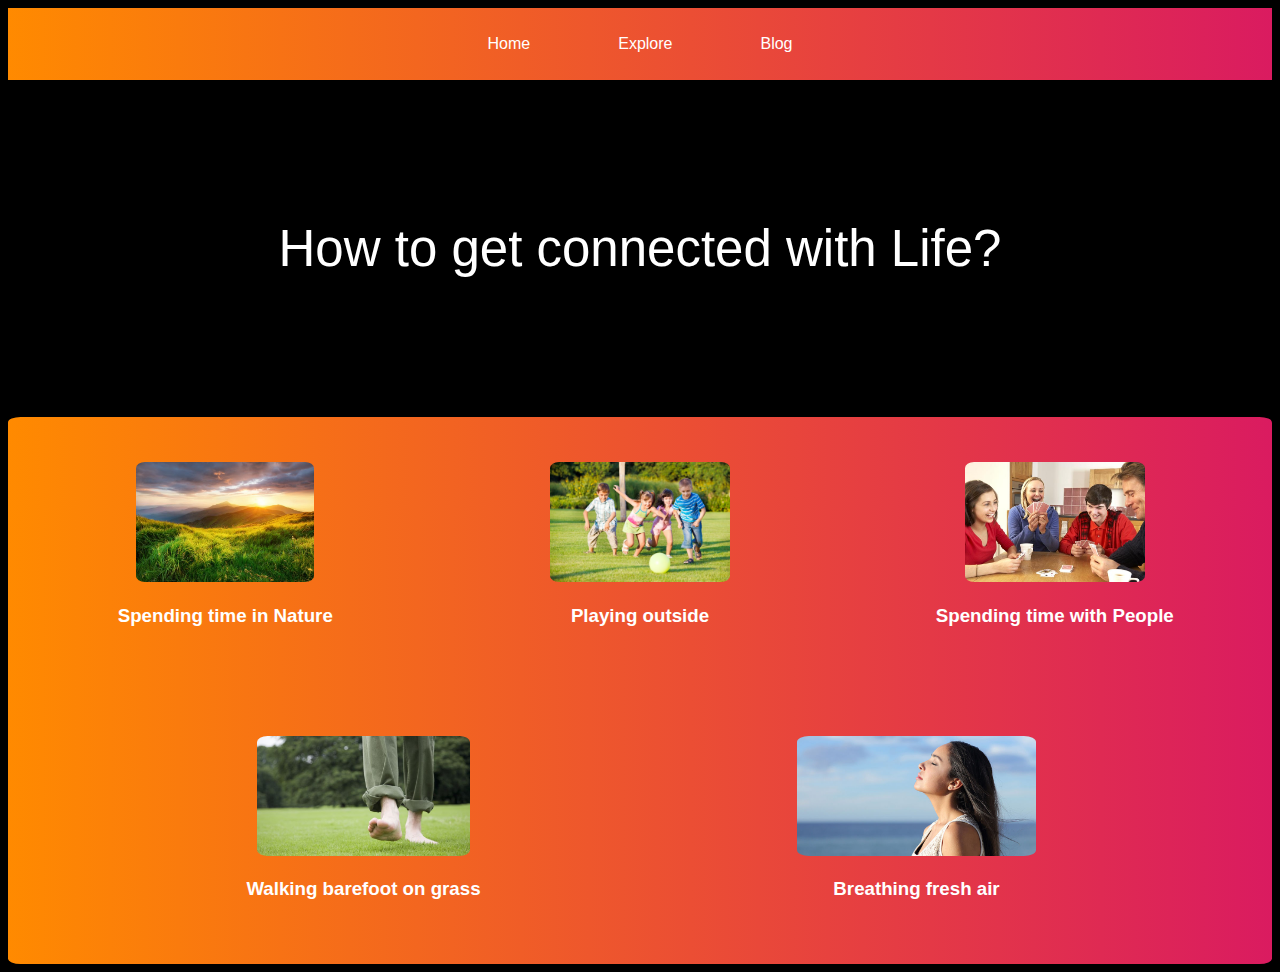
<file: basic-1/index.html>
<!DOCTYPE html>
<html lang="en">
  <head>
    <meta charset="UTF-8" />
    <meta name="viewport" content="width=device-width, initial-scale=1.0" />
    <meta http-equiv="X-UA-Compatible" content="ie=edge" />
    <link rel="stylesheet" type="text/css" href="style.css" />
    <title>Life</title>
  </head>
  <body>
    <header class="header-nav">
        <!-- <div class="logo">Logo Here</div> -->
        <div class="middle-area">
            <nav>
                <ul class="nav-section">
                    <li>Home</li>
                    <li>Explore</li>
                    <li>Blog</li>
                </ul>
            </nav>
        </div>
        <div class="ham"></div>
    </header>
    <div>
        <header class="main-header">
            How to get connected with Life?
        </header>
        <div>
            <main>
                <article class="wrap">
                    <div class="circular-images">
                        <img src="images/Nature.jpg" alt="Got out in Nature">
                        <h3>Spending time in Nature</h3>
                    </div>
                    <div class="circular-images">
                        <img src="images/Play.jpg" alt="Playing outside">
                        <h3>Playing outside</h3>
                    </div>
                    <div class="circular-images">
                        <img src="images/Relations.jpg" alt="Spending time with People">
                        <h3>Spending time with People</h3>
                    </div>
                    <div class="circular-images">
                        <img src="images/barefoot.jpg" alt="Walking barefoot on grass">
                        <h3>Walking barefoot on grass</h3>
                    </div>
                    <div class="circular-images">
                        <img src="images/breath.jpg" alt="Breathing fresh air">
                        <h3>Breathing fresh air</h3>
                    </div>

                </article>
            </main>
        </div>
    </div>
    <footer>

    </footer>
    <script>
    
    </script>
  </body>
</html>
</file>
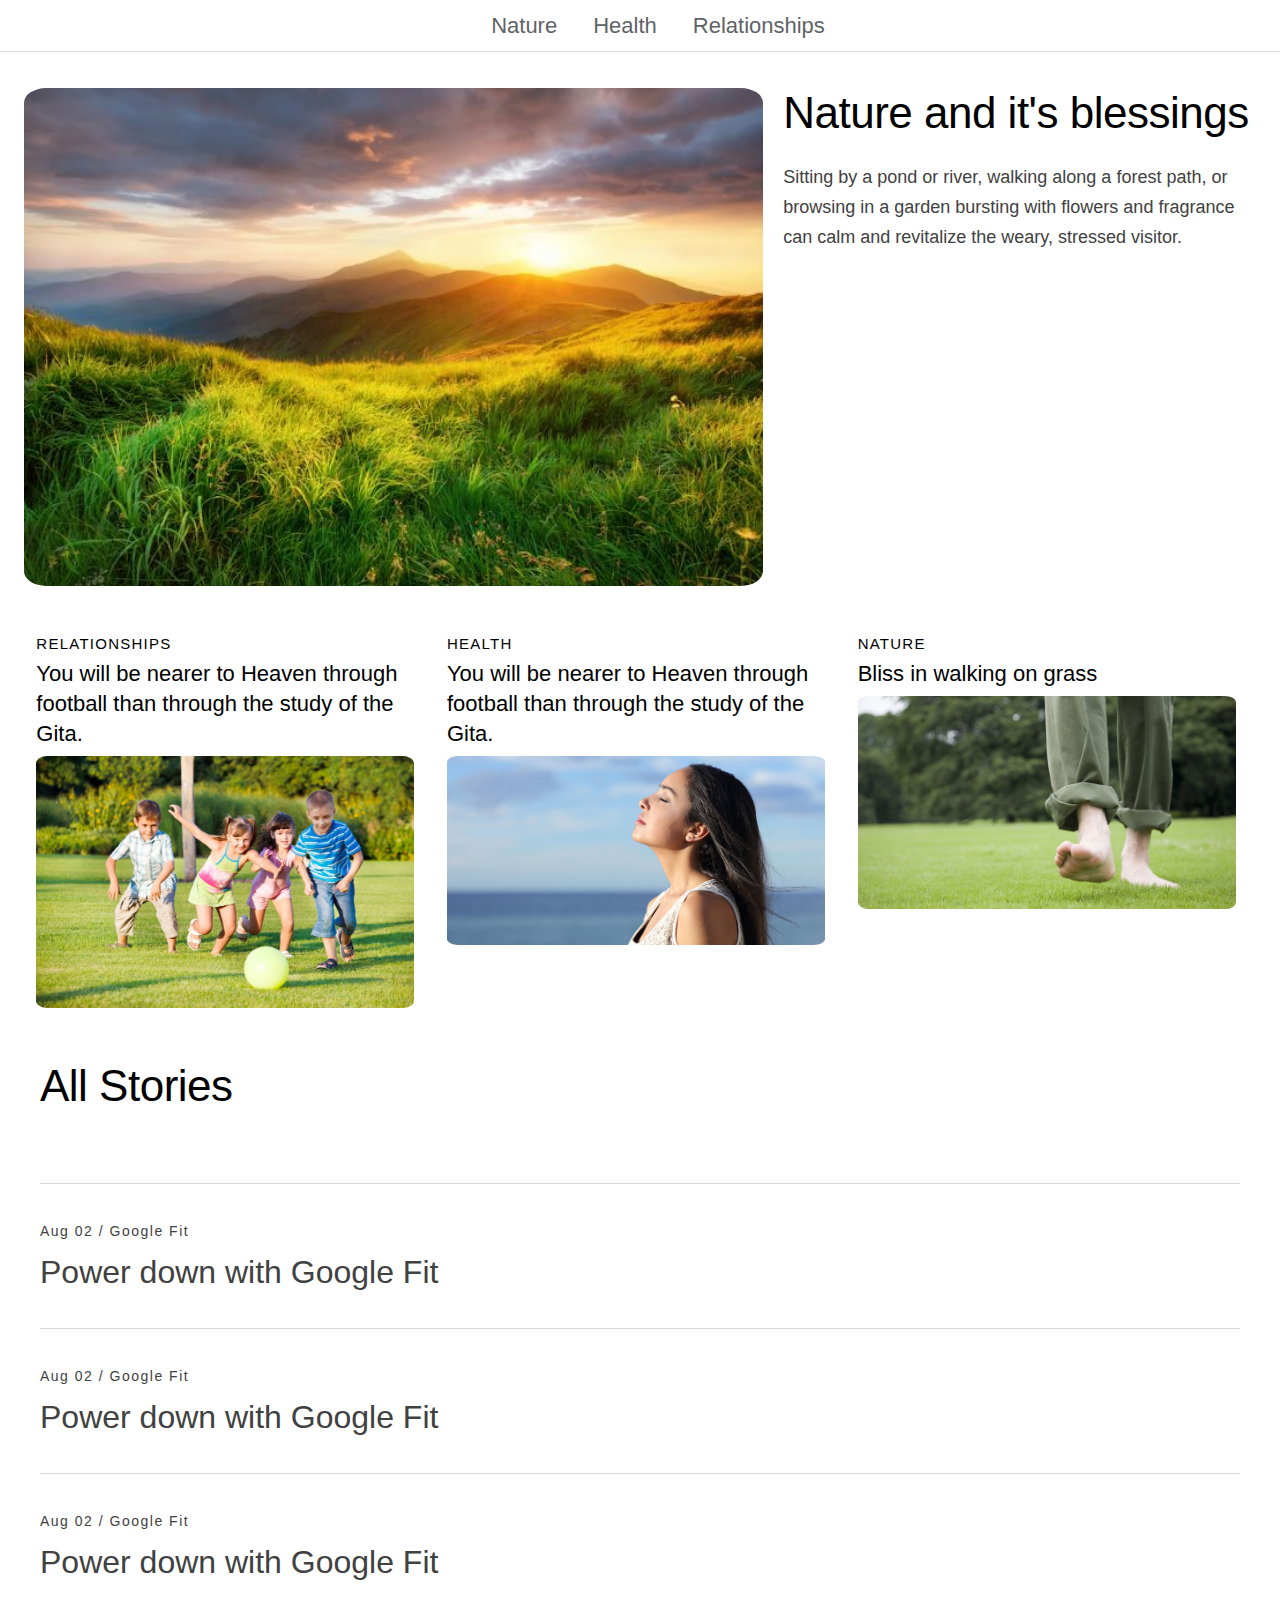
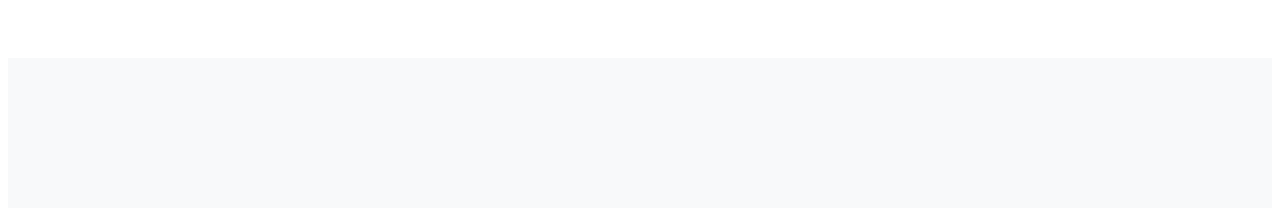
<file: basic-2/index.html>
<!DOCTYPE html>
<html lang="en">

<head>
    <meta charset="UTF-8">
    <meta name="viewport" content="width=device-width, initial-scale=1.0">
    <meta http-equiv="X-UA-Compatible" content="ie=edge">
    <link rel="stylesheet" type="text/css" href="style.css" />
    <title>The Keyword</title>
</head>

<body>
    <div class="header">

        <nav class="nav-header">
            <ul class="no-bullet">
                <li class="nav-items">Nature</li>
                <li class="nav-items">Health</li>
                <li class="nav-items">Relationships</li>
            </ul>
        </nav>
        <div class="line"></div>
    </div>

    <main class="site-content">
        <article>
            <div class="padding-extra"></div>
            <section class="featured-section">
                <div class="featured-article">
                    <img class="featured-image" src="images/Nature.jpg" alt="">
                    <div class="featured-heading">
                        <div class="featured-pad">
                            <div>Nature and it's blessings</div>
                            <div class="featured-subtext">Sitting by a pond or river, walking along a forest path, or
                                browsing in a garden bursting with flowers and fragrance can calm and revitalize the
                                weary,
                                stressed visitor.</div>
                        </div>
                    </div>
                </div>
            </section>
            <div class="padding-extra"></div>
            <section class="blog">
                <div class="blog-article">
                    <div>
                        <div class="blog-section">Relationships</div>
                        <div class="blog-heading">You will be nearer to Heaven through football than through the study
                            of the Gita.</div>
                        <img class="blog-image" src="images/Play.jpg" alt="">
                    </div>
                </div>
                <div class="blog-article">
                    <div>
                        <div class="blog-section">Health</div>
                        <div class="blog-heading">You will be nearer to Heaven through football than through the study
                            of the Gita.</div>
                        <img class="blog-image" src="images/breath.jpg" alt="">
                    </div>
                </div>
                <div class="blog-article">
                    <div>
                        <div class="blog-section">Nature</div>
                        <div class="blog-heading">Bliss in walking on grass</div>
                        <img class="blog-image" src="images/barefoot.jpg" alt="">
                    </div>
                </div>
            </section>
            <div class="padding-extra"></div>
            <section class="all-stories section-padding">
                <div class="all-stories-heading featured-heading">All Stories</div>
                <section class="as-content">
                    <header class="feed-article style-heading-caps"><time class="uni-timesince"
                            datetime="2019-08-02 15:00:00+00:00">Aug 02</time> / Google Fit</header>
                    <h3 class="feed-article__title">Power down with Google Fit</h3>
                </section>
                <div class="line"></div>
                <section class="as-content">
                    <header class="feed-article style-heading-caps"><time class="uni-timesince"
                            datetime="2019-08-02 15:00:00+00:00">Aug 02</time> / Google Fit</header>
                    <h3 class="feed-article__title">Power down with Google Fit</h3>
                </section>
                <div class="line"></div>
                <section class="as-content">
                    <header class="feed-article style-heading-caps"><time class="uni-timesince"
                            datetime="2019-08-02 15:00:00+00:00">Aug 02</time> / Google Fit</header>
                    <h3 class="feed-article__title">Power down with Google Fit</h3>
                </section>
                <div class="line"></div>

            </section>
        </article>
    </main>
    <footer class="footer">

    </footer>

</body>

</html>
</file>
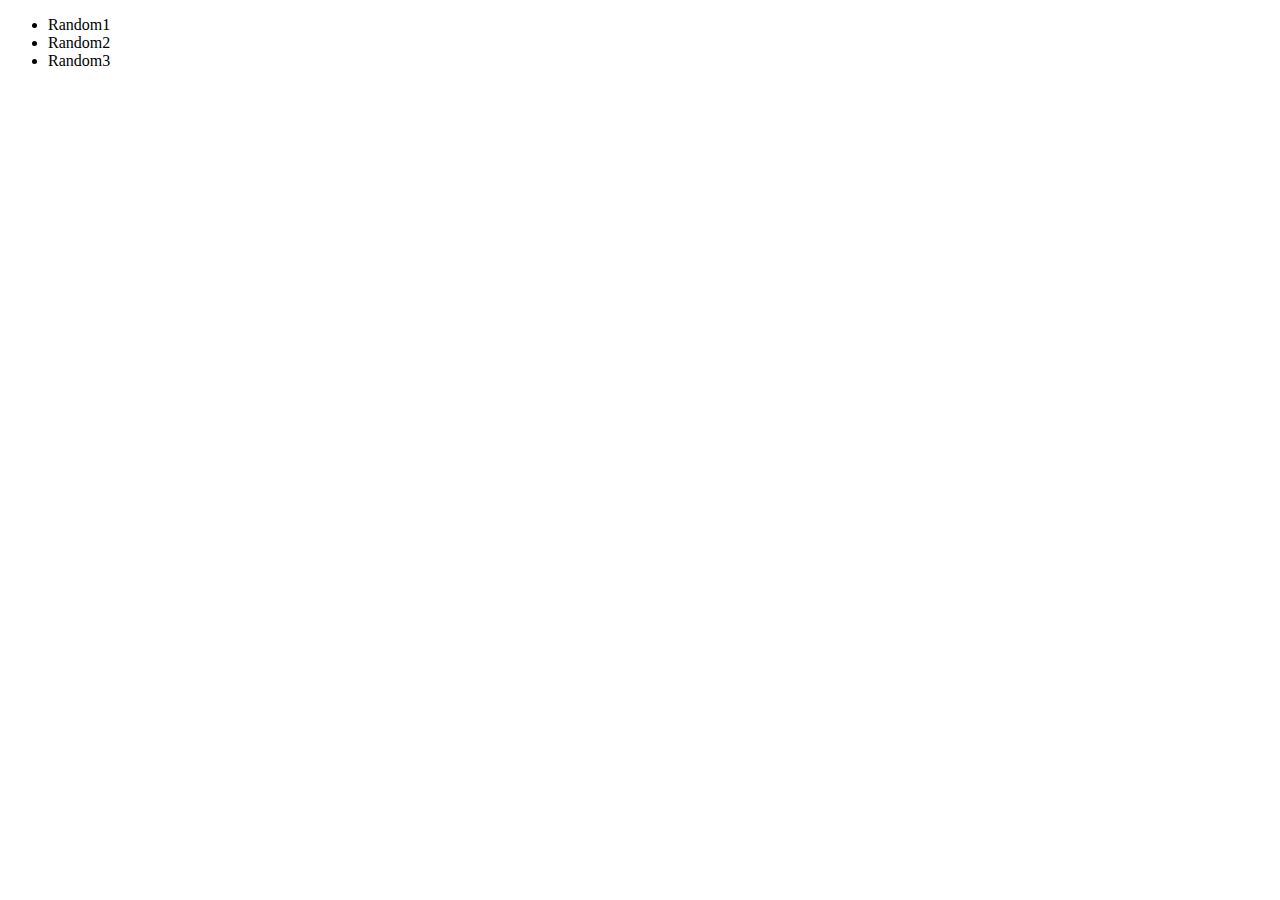
<file: basic-3/index.html>
<!DOCTYPE html>
<html lang="en">
<head>
    <meta charset="UTF-8">
    <meta name="viewport" content="width=device-width, initial-scale=1.0">
    <meta http-equiv="X-UA-Compatible" content="ie=edge">
    <title>Grid Test</title>
</head>
<body>
    <header>
        <nav>
            <ul>
                <li>Random1</li>
                <li>Random2</li>
                <li>Random3</li>
            </ul>
        </nav>
    </header>
    <main class="site-main">
        <section></section>
    </main>
    <footer class="site-footer">

    </footer>
</body>
</html>
</file>
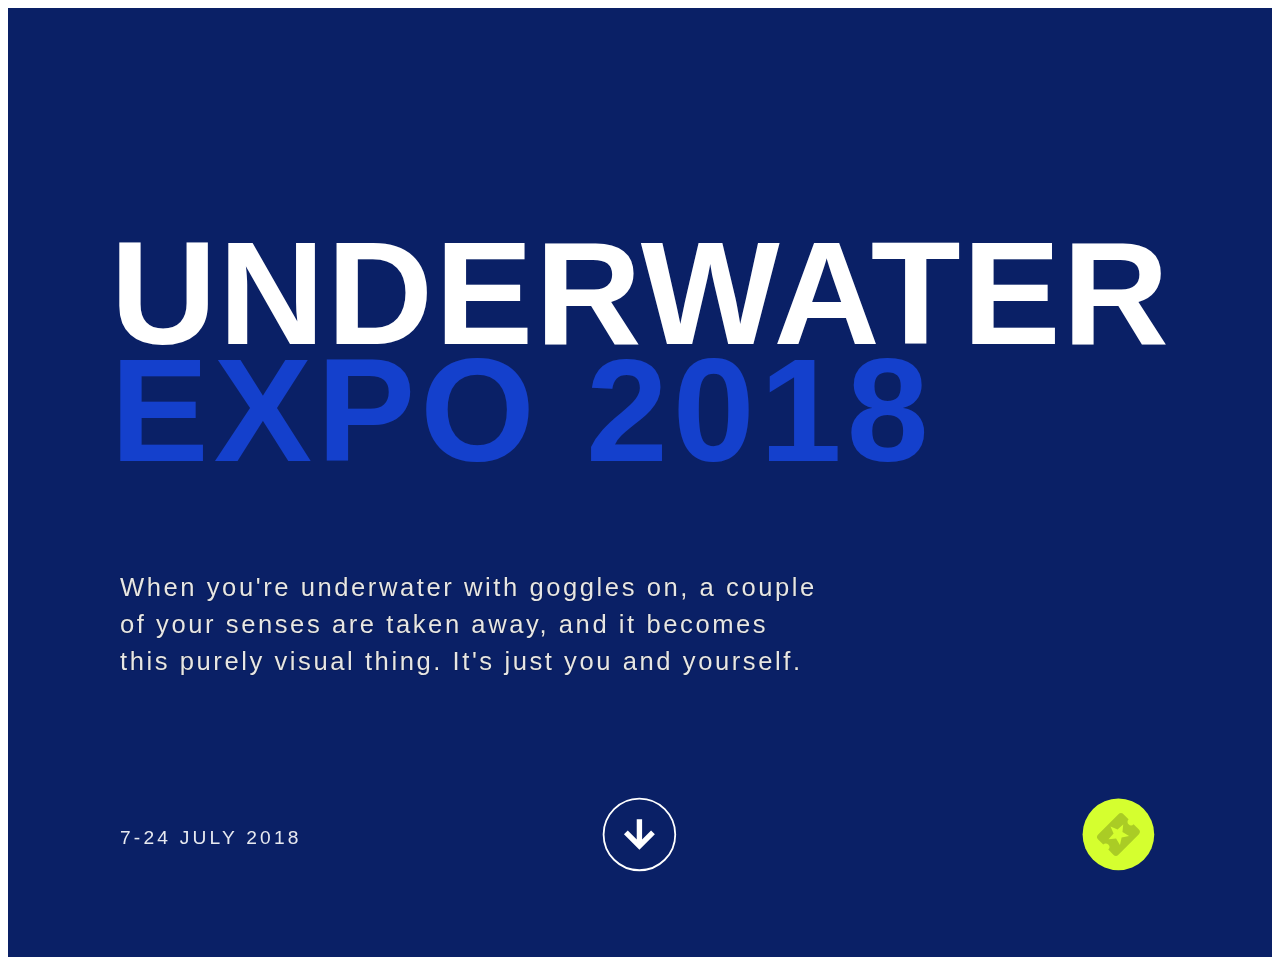
<file: semi-basic-1/index.html>
<!DOCTYPE html>
<html lang="en">

<head>
    <meta charset="UTF-8">
    <meta name="viewport" content="width=device-width, initial-scale=1.0">
    <meta http-equiv="X-UA-Compatible" content="ie=edge">
    <link rel="stylesheet" type="text/css" href="style.css" />
    <title>For Understanding</title>
</head>

<body>
    <div class="main">
        <h1 class="title">
            Underwater
            <span class="subtitle">Expo 2018</span>
        </h1>

        <div class="text">When you're underwater with goggles on, a couple of your senses are taken away, and it becomes
            this purely visual thing. It's just you and yourself.</div>

        <div class="bottom">
            <div class="date">7-24 July 2018</div>
            <div class="arrow">
                <svg viewBox="-10 -10 45 45">
                    <circle cx="12" cy="12" r="20" stroke="white" stroke-width="1" fill="transparent" />
                    <path d="M11,4H13V16L18.5,10.5L19.92,11.92L12,19.84L4.08,11.92L5.5,10.5L11,16V4Z" stroke="white"
                        fill="white" />
                </svg>
            </div>

            <div class="ticket">
                <svg viewBox="-10 -10 45 45">
                    <circle cx="12" cy="12" r="20" fill="#d5ff2f" />
                    <path
                        d="M15.58,16.8L12,14.5L8.42,16.8L9.5,12.68L6.21,10L10.46,9.74L12,5.8L13.54,9.74L17.79,10L14.5,12.68M20,12C20,10.89 20.9,10 22,10V6C22,4.89 21.1,4 20,4H4A2,2 0 0,0 2,6V10C3.11,10 4,10.9 4,12A2,2 0 0,1 2,14V18A2,2 0 0,0 4,20H20A2,2 0 0,0 22,18V14A2,2 0 0,1 20,12Z"
                        fill="black" fill-opacity="0.2" transform="rotate(-45 12,12)" />
                </svg>
            </div>
        </div>
    </div>
</body>

</html>
</file>
<file: basic-1/style.css>
body {
  font-family: sans-serif;
  background-color: black;
  color: white;
}
img {
  border-radius: 5%;
  height: 120px;
  max-width: 100%;
  overflow: none;
}
article {
  background-image: linear-gradient(to right, #ff8a00, #da1b60);
  display: flex;
  justify-content: space-evenly;
  background-color: rgba(0, 0, 0, 0.1);
  border-radius: 1%;
  align-items: center;
}
.circular-images {
  justify-content: space-around;
  margin: 45px;
  text-align: center;
  width: calc(100% * (1/4) - 10px - 1px);
}
.wrap {
  flex-wrap: wrap;
}
.main-header {
  text-align: center;
  padding: 11%;
  font-size: 51px;
}
.nav-section {
  display: flex;
}
.main-sections > li {
  flex: 1;
}
.header-nav {
  display: flex;
  justify-content: center;
  background-image: linear-gradient(to right, #ff8a00, #da1b60);
  padding: 0;
  border-radius: 0%;
}
ul {
  list-style-type: none;
  padding: 0;
  align-items: center;
}
li {
  padding: 11px;
  margin-left: 33px;
  margin-right: 33px;
}
</file>
<file: basic-2/style.css>
body {
  font-family: Roboto, Arial, Helvetica, sans-serif;
  /* background: white;
  background-color: rgb(255, 255, 255); */
}
.style-heading-caps {
  line-height: 1.57143;
  font-size: 14px;
  letter-spacing: 1.5px;
}
.section-padding {
  display: block;
  padding: 0 16px;
  width: auto;
}

ul.no-bullet {
  list-style-type: none;
  padding: 0;
  align-items: center;
}
.nav-header {
  display: flex;
  justify-content: center;
  clear: none;
  height: 50%;
  margin: 1%;
}
.nav-items {
  color: #5f6368;
  font-family: Product Sans, Arial, Helvetica, sans-serif;
  font-size: 22px;
  font-style: normal;
  font-weight: 400;
  float: left;
  height: 100%;
  margin-left: 36px;
  position: relative;
  width: auto;
}
li:hover {
  color: black;
}
.line {
  background: #dadce0;
  content: "";
  height: 1px;
  left: 0;
  position: absolute;
  right: 0;
  top: 51px;
}

.site-content {
  display: block;
  padding: 0 16px;
  width: auto;
}
.padding-extra {
  padding-bottom: 3%;
}

.featured-article {
  display: grid;
  grid-template-columns: 60% 40%;
}
.featured-image {
  width: 100%;
  grid-column-start: auto 1;
  border-radius: 3%;
}
.featured-pad {
  margin-left: 20px;
}
.featured-heading {
  grid-column-start: auto 2;
  font-size: 44px;
  letter-spacing: -0.5px;
}
.featured-subtext {
  padding-top: 5%;
  color: #414141;
  line-height: 1.66667;
  font-size: 18px;
  letter-spacing: 0;
  flex-grow: 1;
}

.blog {
  display: grid;
  grid-template-columns: 1fr 1fr 1fr;
}
.blog-article {
  grid-auto-flow: column;
  width: 93%;
  margin: 3%;
}
.blog-section {
  font-family: Google Sans, Roboto, Arial, Helvetica, sans-serif;
  font-size: 15px;
  font-weight: 500;
  letter-spacing: 1.25px;
  text-transform: uppercase;
  padding-bottom: 1.8%;
}
.blog-heading {
  line-height: 1.36364;
  font-size: 22px;
  letter-spacing: 0;
  padding-bottom: 1.8%;
}
.blog-image {
  width: 99%;
  border-radius: 3%;
}
.blog-article div:hover {
  color: #414141;
}

.all-stories-heading {
  margin-bottom: 6%;
}
.as-content {
  flex: 1;
  padding-right: 4.15198%;
  border-top: 1px solid #d7d7d7;
  padding-top: 3%;
  padding-bottom: 3%;
}
.feed-article {
  margin-bottom: 10px;
  color: #414141;
}
.feed-article__title {
  color: #414141;
  font-family: Google Sans, Roboto, Arial, Helvetica, sans-serif;
  font-weight: 400;
  line-height: 1.25;
  font-size: 32px;
  letter-spacing: 0;
}
/* .all-stories section:hover {
  color: black;
} */

.footer {
  margin-top: 40px;
  height: 150px;
  background: #f8f9fa;
}

blockquote,
dd,
div,
dl,
dt,
form,
h1,
h2,
h3,
h4,
h5,
h6,
li,
ol,
p,
pre,
td,
th,
ul {
  margin: 0;
  padding: 0;
}
</file>
<file: semi-basic-1/style.css>
.main {
    background-blend-mode: difference;
    background-color: #0a2066;
    background-image: url("https://images.unsplash.com/photo-1488953994029-e6a7ba3348f7");
    background-position: center bottom -32vw;
    background-repeat: no-repeat;
    background-size: cover;
    padding: 10vw 8vw 6vw 8vw;
    color: #ffffff;
    font-family: Lato, 'Helvetica Neue', Helvetica, Arial, sans-serif;
  }
  
  .title {
    font-size: 11.5vw;
    font-weight: bold;
    text-transform: uppercase;
    line-height: 0.8em;
    letter-spacing: 0.15vw;
  }
  
  .subtitle {
    mix-blend-mode: overlay;
    letter-spacing: 0.4vw;
  }
  
  .text,
  .bottom {
    padding: 0 0.75vw;
    color: rgba(255, 255, 255, 0.9);
  }
  
  .text {
    max-width: 66.6%;
    margin-top: 4vw;
    margin-bottom: 9vw;
    text-shadow: 0 0 1px black;
    font-size: 2vw;
    font-weight: normal;
    letter-spacing: 0.2vw;
    line-height: 1.45;
  }
  
  .arrow svg,
  .ticket svg {
    cursor: pointer;
    width: 6.3vw;
  }
  
  .date {
    text-transform: uppercase;
    font-size: 1.5vw;
    letter-spacing: 0.25vw;
  }
  
  .bottom {
    display: flex;
    align-items: center;
  }
  
  .date,
  .ticket {
    flex: 1;
  }
  
  .ticket {
    text-align: right;
  }
</file>
